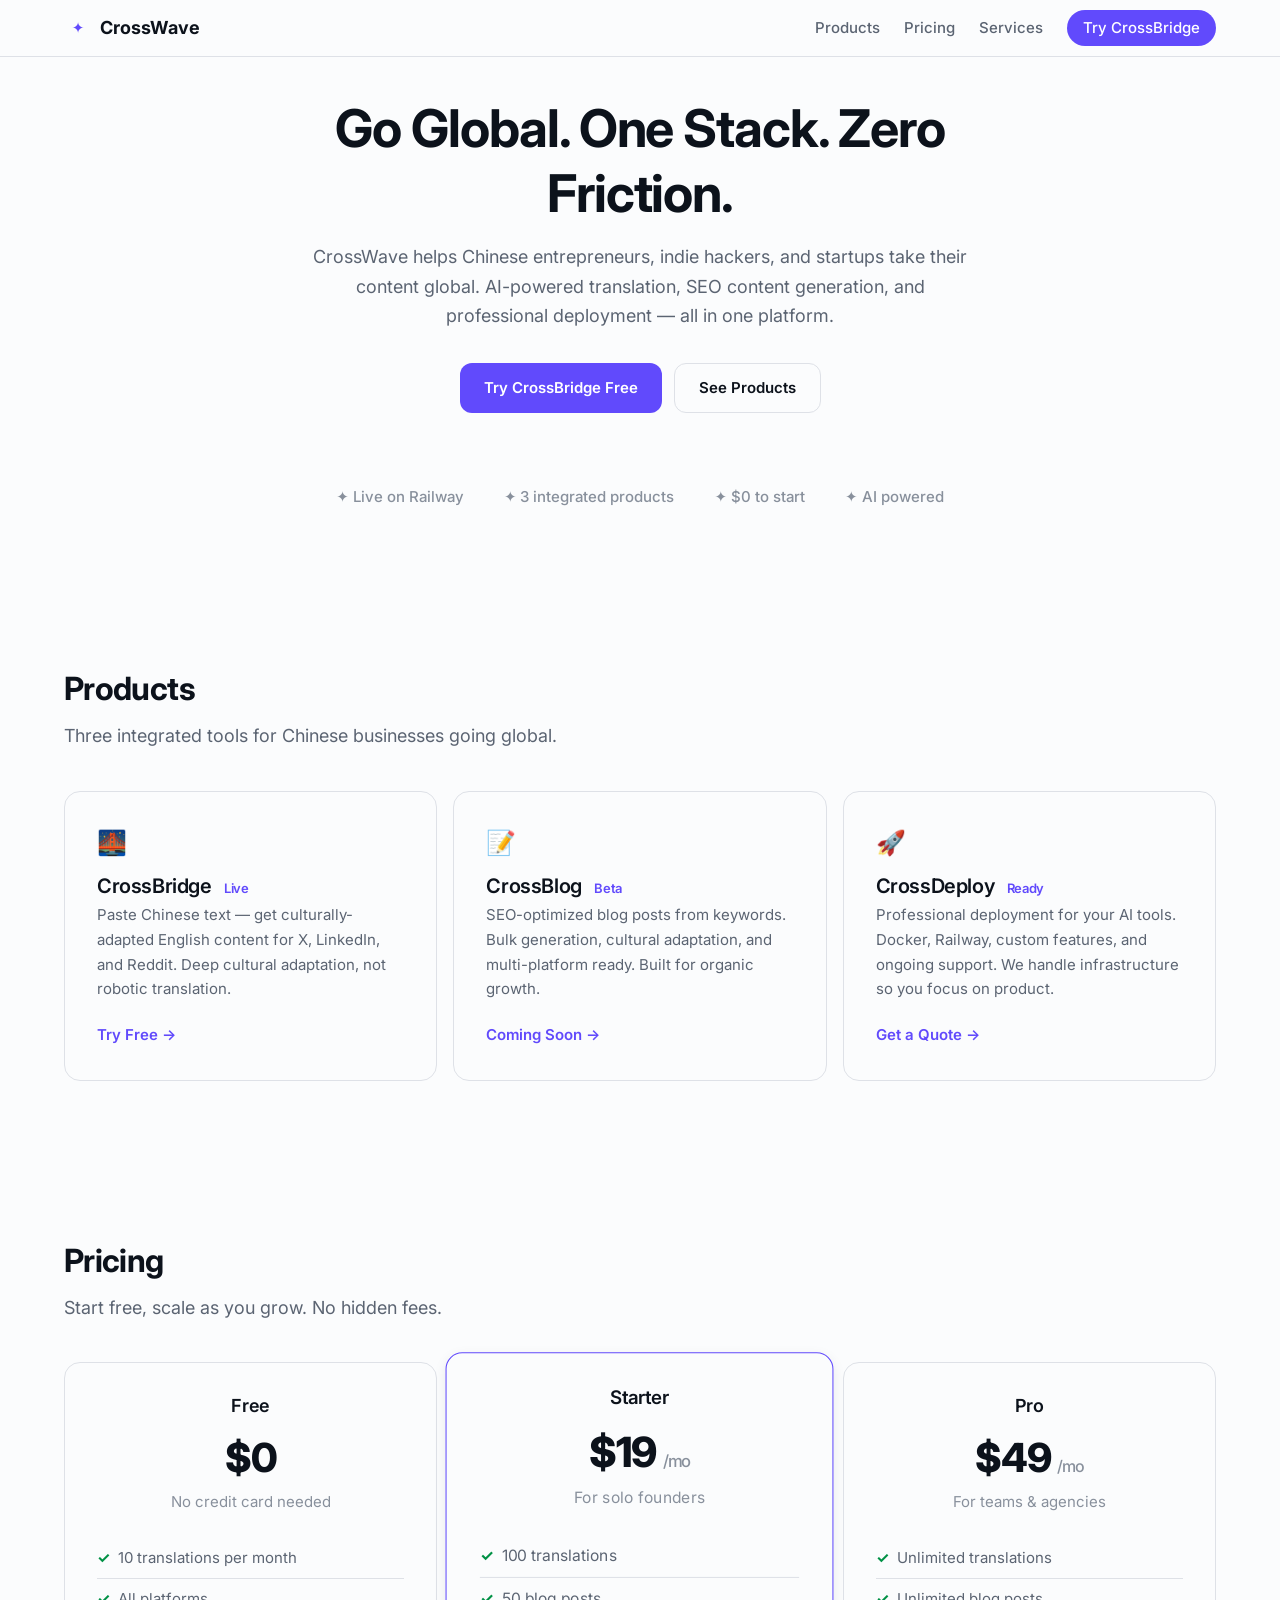
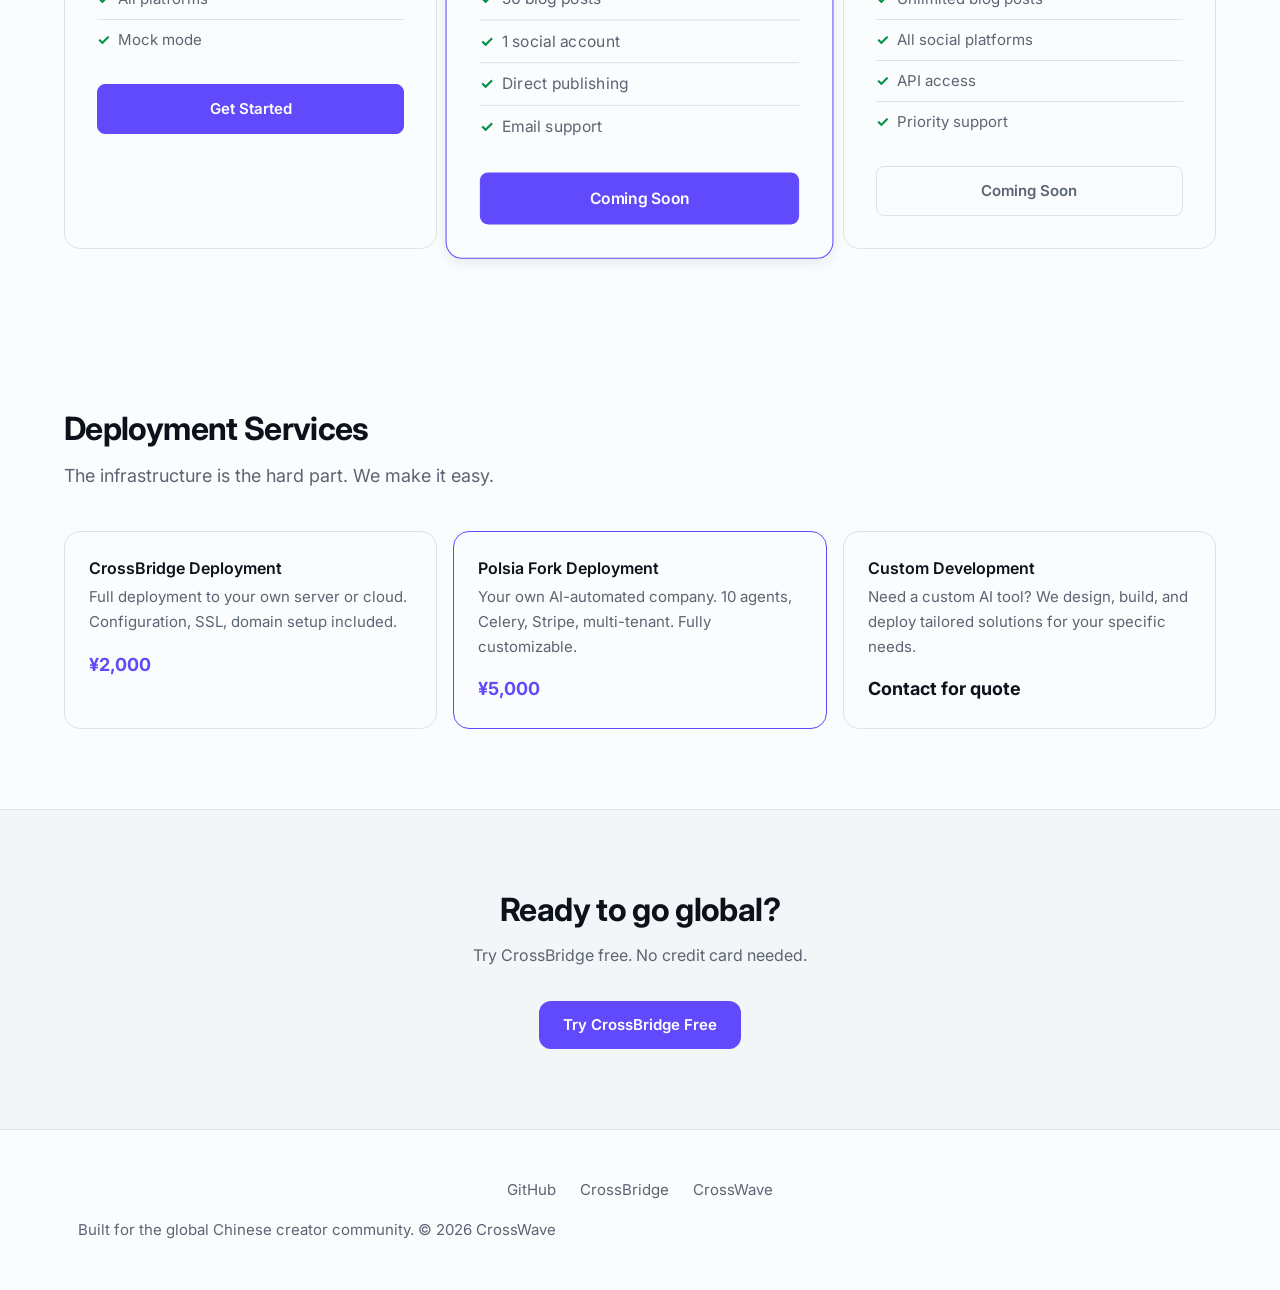
<file: app/static/crosswave/index.html>
<!DOCTYPE html>
<html lang="en">
<head>
  <meta charset="UTF-8">
  <meta name="viewport" content="width=device-width, initial-scale=1.0">
  <title>CrossWave — Go Global, One Stack</title>
  <meta name="description" content="CrossWave helps Chinese entrepreneurs go global with AI-powered content translation, SEO blog generation, and deployment services.">
  <link rel="preconnect" href="https://fonts.googleapis.com">
  <link rel="preconnect" href="https://fonts.gstatic.com" crossorigin>
  <link href="https://fonts.googleapis.com/css2?family=Inter:wght@400;500;600;700;800&display=swap" rel="stylesheet">
  <style>
    :root {
      /* OKLCH color palette — tinted cool grays */
      --bg: oklch(0.99 0.002 260);
      --surface: oklch(0.97 0.004 260);
      --surface-hover: oklch(0.94 0.006 260);
      --border: oklch(0.91 0.008 260);
      --ink: oklch(0.18 0.02 260);
      --ink-dim: oklch(0.5 0.025 260);
      --ink-muted: oklch(0.65 0.02 260);
      --accent: oklch(0.55 0.25 280);
      --accent-hover: oklch(0.5 0.25 280);
      --green: oklch(0.55 0.2 160);
      --cyan: oklch(0.5 0.18 230);
      --font: 'Inter', system-ui, sans-serif;
      --mono: 'SF Mono', 'Fira Code', monospace;
      /* 8px spacing system */
      --space-1: 4px; --space-2: 8px; --space-3: 12px; --space-4: 16px;
      --space-5: 20px; --space-6: 24px; --space-8: 32px; --space-10: 40px;
      --space-12: 48px; --space-16: 64px; --space-20: 80px; --space-24: 96px;
      /* Type scale 1.25 */
      --text-xs: 0.8125rem;
      --text-sm: 0.9375rem;
      --text-base: 1rem;
      --text-lg: 1.125rem;
      --text-xl: 1.25rem;
      --text-2xl: 1.5rem;
      --text-3xl: 2rem;
      --text-4xl: 2.5rem;
      --text-5xl: 3.25rem;
      /* Radii */
      --radius: 8px;
      --radius-lg: 12px;
      --radius-xl: 16px;
      /* Z-index */
      --z-nav: 50;
      --z-modal: 100;
      --z-toast: 200;
      /* Shadows */
      --shadow-sm: 0 1px 2px oklch(0 0 0 / 0.05);
      --shadow-md: 0 4px 12px oklch(0 0 0 / 0.08);
    }
    * { margin: 0; padding: 0; box-sizing: border-box; }
    html { scroll-behavior: smooth; }
    body {
      font-family: var(--font);
      background: var(--bg);
      color: var(--ink);
      line-height: 1.6;
      font-size: var(--text-base);
      -webkit-font-smoothing: antialiased;
    }
    h1, h2, h3 { font-weight: 700; line-height: 1.25; letter-spacing: -0.02em; }
    p { color: var(--ink-dim); line-height: 1.65; max-width: 65ch; }
    a { color: inherit; text-decoration: none; }

    .container { max-width: 1200px; margin: 0 auto; padding: 0 var(--space-6); }

    /* ── Nav ── */
    nav {
      position: fixed; top: 0; left: 0; right: 0; z-index: var(--z-nav);
      background: oklch(0.99 0.002 260 / 0.85);
      -webkit-backdrop-filter: blur(12px);
      backdrop-filter: blur(12px);
      border-bottom: 1px solid var(--border);
    }
    .nav-inner {
      max-width: 1200px; margin: 0 auto;
      display: flex; align-items: center; justify-content: space-between;
      padding: 0 var(--space-6); height: 56px;
    }
    .logo { font-weight: 700; font-size: var(--text-lg); display: flex; align-items: center; gap: var(--space-2); }
    .logo-mark {
      width: 28px; height: 28px; border-radius: var(--radius);
      display: flex; align-items: center; justify-content: center;
      color: var(--accent); font-weight: 800; font-size: var(--text-sm);
    }
    .nav-links { display: flex; align-items: center; gap: var(--space-6); }
    .nav-links a { font-size: var(--text-sm); color: var(--ink-dim); transition: color .15s; font-weight: 500; }
    .nav-links a:hover { color: var(--ink); }
    .nav-cta {
      padding: 6px 16px; border-radius: 9999px; background: var(--accent);
      color: white !important; font-weight: 600; font-size: var(--text-xs);
      transition: background .15s;
    }
    .nav-cta:hover { background: var(--accent-hover) !important; }

    /* ── Hero ── */
    .hero {
      padding: var(--space-24) var(--space-6) var(--space-12);
      max-width: 720px; margin: 0 auto; text-align: center;
    }
    .hero h1 { font-size: clamp(2rem, 5vw, 3.25rem); margin-bottom: var(--space-4); color: var(--ink); }
    .hero p { font-size: var(--text-lg); margin: 0 auto var(--space-8); color: var(--ink-dim); }
    .hero-actions { display: flex; gap: var(--space-3); justify-content: center; flex-wrap: wrap; }
    .btn {
      display: inline-flex; align-items: center; gap: var(--space-2);
      padding: var(--space-3) var(--space-6); border-radius: var(--radius-lg);
      font-weight: 600; font-size: var(--text-sm); transition: all .15s;
    }
    .btn-primary { background: var(--accent); color: white; }
    .btn-primary:hover { background: var(--accent-hover); }
    .btn-secondary { border: 1px solid var(--border); color: var(--ink); }
    .btn-secondary:hover { border-color: var(--ink); }

    /* ── Trust ── */
    .trust-bar {
      display: flex; justify-content: center; gap: var(--space-10); flex-wrap: wrap;
      padding: var(--space-8) 0; margin-top: var(--space-10);
      color: var(--ink-muted); font-size: var(--text-sm); font-weight: 500;
    }

    /* ── Section ── */
    .section { padding: var(--space-20) var(--space-6); }
    .section-title { font-size: var(--text-3xl); margin-bottom: var(--space-3); }
    .section-subtitle { font-size: var(--text-lg); margin-bottom: var(--space-10); max-width: 600px; }

    /* ── Products ── */
    .products { display: grid; grid-template-columns: repeat(3, 1fr); gap: var(--space-4); }
    .product {
      padding: var(--space-8); border-radius: var(--radius-xl);
      border: 1px solid var(--border); transition: border-color .2s;
    }
    .product:hover { border-color: var(--accent); }
    .product-icon { font-size: 1.5rem; margin-bottom: var(--space-3); }
    .product h3 { font-size: var(--text-xl); font-weight: 600; margin-bottom: var(--space-1); }
    .product h3 .tag { font-size: var(--text-xs); font-weight: 600; color: var(--accent); margin-left: var(--space-2); }
    .product p { font-size: var(--text-sm); color: var(--ink-dim); line-height: 1.65; }
    .product .actions { margin-top: var(--space-5); }
    .product .actions a { font-size: var(--text-sm); font-weight: 600; color: var(--accent); }

    /* ── Pricing ── */
    .pricing-grid { display: grid; grid-template-columns: repeat(3, 1fr); gap: var(--space-4); }
    .pricing-card {
      padding: var(--space-8); border-radius: var(--radius-xl);
      border: 1px solid var(--border); text-align: center; position: relative;
    }
    .pricing-card.featured {
      border-color: var(--accent);
      box-shadow: var(--shadow-md);
      transform: scale(1.04);
    }
    .pricing-card h3 { font-size: var(--text-lg); font-weight: 600; margin-bottom: var(--space-2); }
    .price { font-size: var(--text-4xl); font-weight: 800; letter-spacing: -0.03em; }
    .price span { font-size: var(--text-base); font-weight: 500; color: var(--ink-muted); }
    .period { font-size: var(--text-sm); color: var(--ink-muted); margin-bottom: var(--space-6); }
    .pricing-card ul { list-style: none; text-align: left; }
    .pricing-card ul li { padding: var(--space-2) 0; font-size: var(--text-sm); color: var(--ink-dim); display: flex; align-items: center; gap: var(--space-2); border-bottom: 1px solid var(--border); }
    .pricing-card ul li:last-child { border-bottom: none; }
    .pricing-card ul li::before { content: '\2713'; color: var(--green); font-weight: 700; }
    .pricing-cta { display: block; padding: var(--space-3); border-radius: var(--radius); font-size: var(--text-sm); font-weight: 600; border: 1px solid var(--border); color: var(--ink-dim); transition: border-color .15s; margin-top: var(--space-6); text-align: center; }
    .pricing-cta:hover { border-color: var(--accent); }
    .pricing-cta.primary { background: var(--accent); color: white; border-color: var(--accent); }
    .pricing-cta.primary:hover { background: var(--accent-hover); }

    /* ── Services ── */
    .services-grid { display: grid; grid-template-columns: repeat(3, 1fr); gap: var(--space-4); }
    .service-card { padding: var(--space-6); border-radius: var(--radius-xl); border: 1px solid var(--border); }
    .service-card h4 { font-weight: 600; font-size: var(--text-base); margin-bottom: var(--space-1); }
    .service-card p { font-size: var(--text-sm); }
    .service-price { margin-top: var(--space-4); font-weight: 700; font-size: var(--text-lg); color: var(--accent); }

    /* ── CTA ── */
    .cta-section {
      text-align: center; padding: var(--space-20) var(--space-6);
      background: var(--surface);
      border-top: 1px solid var(--border); border-bottom: 1px solid var(--border);
    }
    .cta-section h2 { font-size: var(--text-3xl); margin-bottom: var(--space-3); }
    .cta-section p { margin: 0 auto var(--space-8); }

    /* ── Footer ── */
    footer { text-align: center; padding: var(--space-12) var(--space-6); color: var(--ink-muted); font-size: var(--text-sm); }
    footer .links { display: flex; justify-content: center; gap: var(--space-6); margin-bottom: var(--space-4); }
    footer .links a { color: var(--ink-dim); transition: color .15s; }
    footer .links a:hover { color: var(--ink); }

    /* ── Responsive ── */
    @media (max-width: 768px) {
      .products, .pricing-grid, .services-grid { grid-template-columns: 1fr; }
      .pricing-card.featured { transform: none; }
      .section-title { font-size: var(--text-2xl); }
      .hero h1 { font-size: 2rem; }
    }
  </style>
</head>
<body>
  <nav>
    <div class="nav-inner">
      <div class="logo"><span class="logo-mark">✦</span> CrossWave</div>
      <div class="nav-links">
        <a href="#products">Products</a>
        <a href="#pricing">Pricing</a>
        <a href="#services">Services</a>
        <a href="https://ai-content-bridge-production.up.railway.app" class="nav-cta">Try CrossBridge</a>
      </div>
    </div>
  </nav>

  <main>
    <section class="hero">
      <h1>Go Global. One Stack. Zero Friction.</h1>
      <p>CrossWave helps Chinese entrepreneurs, indie hackers, and startups take their content global. AI-powered translation, SEO content generation, and professional deployment — all in one platform.</p>
      <div class="hero-actions">
        <a href="https://ai-content-bridge-production.up.railway.app" class="btn btn-primary">Try CrossBridge Free</a>
        <a href="#products" class="btn btn-secondary">See Products</a>
      </div>
      <div class="trust-bar">
        <span>✦ Live on Railway</span>
        <span>✦ 3 integrated products</span>
        <span>✦ $0 to start</span>
        <span>✦ AI powered</span>
      </div>
    </section>

    <section class="section container" id="products">
      <h2 class="section-title">Products</h2>
      <p class="section-subtitle">Three integrated tools for Chinese businesses going global.</p>
      <div class="products">
        <div class="product">
          <div class="product-icon">🌉</div>
          <h3>CrossBridge <span class="tag">Live</span></h3>
          <p>Paste Chinese text — get culturally-adapted English content for X, LinkedIn, and Reddit. Deep cultural adaptation, not robotic translation.</p>
          <div class="actions"><a href="https://ai-content-bridge-production.up.railway.app">Try Free →</a></div>
        </div>
        <div class="product">
          <div class="product-icon">📝</div>
          <h3>CrossBlog <span class="tag">Beta</span></h3>
          <p>SEO-optimized blog posts from keywords. Bulk generation, cultural adaptation, and multi-platform ready. Built for organic growth.</p>
          <div class="actions"><a href="#pricing">Coming Soon →</a></div>
        </div>
        <div class="product">
          <div class="product-icon">🚀</div>
          <h3>CrossDeploy <span class="tag">Ready</span></h3>
          <p>Professional deployment for your AI tools. Docker, Railway, custom features, and ongoing support. We handle infrastructure so you focus on product.</p>
          <div class="actions"><a href="#services">Get a Quote →</a></div>
        </div>
      </div>
    </section>

    <section class="section container" id="pricing">
      <h2 class="section-title">Pricing</h2>
      <p class="section-subtitle">Start free, scale as you grow. No hidden fees.</p>
      <div class="pricing-grid">
        <div class="pricing-card">
          <h3>Free</h3>
          <div class="price">$0</div>
          <div class="period">No credit card needed</div>
          <ul>
            <li>10 translations per month</li>
            <li>All platforms</li>
            <li>Mock mode</li>
          </ul>
          <a href="https://ai-content-bridge-production.up.railway.app" class="pricing-cta primary">Get Started</a>
        </div>
        <div class="pricing-card featured">
          <h3>Starter</h3>
          <div class="price">$19 <span>/mo</span></div>
          <div class="period">For solo founders</div>
          <ul>
            <li>100 translations</li>
            <li>50 blog posts</li>
            <li>1 social account</li>
            <li>Direct publishing</li>
            <li>Email support</li>
          </ul>
          <a href="https://ai-content-bridge-production.up.railway.app/pricing" class="pricing-cta primary">Coming Soon</a>
        </div>
        <div class="pricing-card">
          <h3>Pro</h3>
          <div class="price">$49 <span>/mo</span></div>
          <div class="period">For teams &amp; agencies</div>
          <ul>
            <li>Unlimited translations</li>
            <li>Unlimited blog posts</li>
            <li>All social platforms</li>
            <li>API access</li>
            <li>Priority support</li>
          </ul>
          <a href="https://ai-content-bridge-production.up.railway.app/pricing" class="pricing-cta">Coming Soon</a>
        </div>
      </div>
    </section>

    <section class="section container" id="services">
      <h2 class="section-title">Deployment Services</h2>
      <p class="section-subtitle">The infrastructure is the hard part. We make it easy.</p>
      <div class="services-grid">
        <div class="service-card">
          <h4>CrossBridge Deployment</h4>
          <p>Full deployment to your own server or cloud. Configuration, SSL, domain setup included.</p>
          <div class="service-price">¥2,000</div>
        </div>
        <div class="service-card" style="border-color:var(--accent)">
          <h4>Polsia Fork Deployment</h4>
          <p>Your own AI-automated company. 10 agents, Celery, Stripe, multi-tenant. Fully customizable.</p>
          <div class="service-price">¥5,000</div>
        </div>
        <div class="service-card">
          <h4>Custom Development</h4>
          <p>Need a custom AI tool? We design, build, and deploy tailored solutions for your specific needs.</p>
          <div class="service-price" style="color:var(--ink)">Contact for quote</div>
        </div>
      </div>
    </section>

    <section class="cta-section">
      <h2>Ready to go global?</h2>
      <p>Try CrossBridge free. No credit card needed.</p>
      <a href="https://ai-content-bridge-production.up.railway.app" class="btn btn-primary">Try CrossBridge Free</a>
    </section>
  </main>

  <footer>
    <div class="links">
      <a href="https://github.com/guish7423">GitHub</a>
      <a href="https://ai-content-bridge-production.up.railway.app">CrossBridge</a>
      <a href="https://github.com/guish7423/crosswave">CrossWave</a>
    </div>
    <p>Built for the global Chinese creator community. © 2026 CrossWave</p>
  </footer>
</body>
</html>
</file>
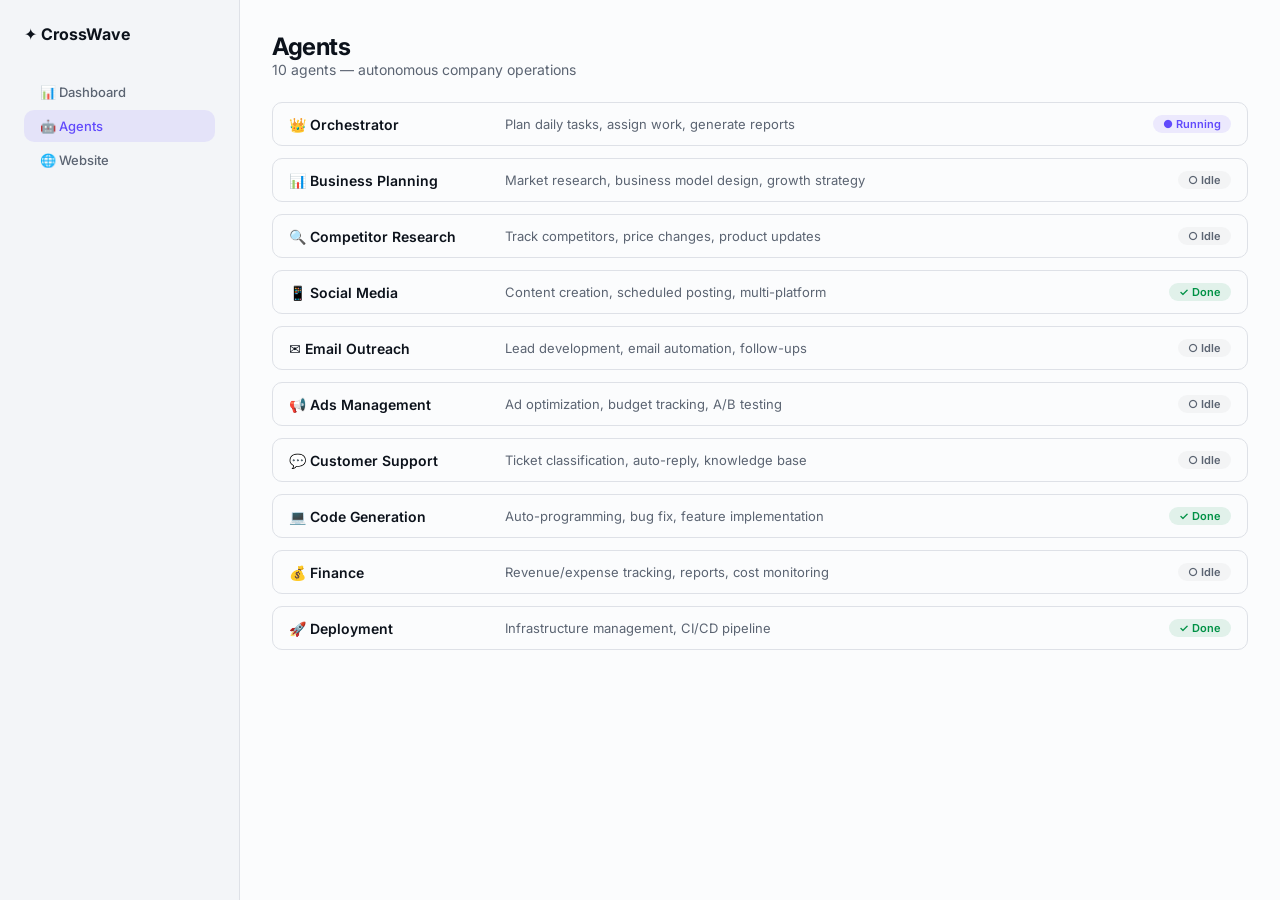
<file: app/static/crosswave/agents.html>
<!DOCTYPE html>
<html lang="en">
<head>
  <meta charset="UTF-8">
  <meta name="viewport" content="width=device-width, initial-scale=1.0">
  <title>Agents — CrossWave</title>
  <link href="https://fonts.googleapis.com/css2?family=Inter:wght@400;500;600;700;800&display=swap" rel="stylesheet">
  <style>
    :root { --bg: oklch(0.99 0.002 260); --surface: oklch(0.97 0.004 260); --border: oklch(0.91 0.008 260); --ink: oklch(0.18 0.02 260); --ink-dim: oklch(0.5 0.025 260); --accent: oklch(0.55 0.25 280); --green: oklch(0.55 0.2 160); --font: 'Inter', system-ui, sans-serif; --radius: 10px; }
    * { margin: 0; padding: 0; box-sizing: border-box; }
    body { font-family: var(--font); background: var(--bg); color: var(--ink); font-size: 14px; }
    .app { display: flex; min-height: 100vh; }
    .sidebar { width: 240px; background: var(--surface); border-right: 1px solid var(--border); padding: 24px; }
    .sidebar .logo { font-weight: 700; font-size: 16px; margin-bottom: 32px; }
    .nav-item { display: flex; align-items: center; gap: 8px; padding: 8px 16px; border-radius: var(--radius); color: var(--ink-dim); font-weight: 500; text-decoration: none; font-size: 13px; margin-bottom: 2px; }
    .nav-item:hover, .nav-item.active { background: oklch(0.55 0.25 280 / 0.1); color: var(--accent); }
    .main { flex: 1; padding: 32px; max-width: 1200px; }
    h1 { font-size: 24px; font-weight: 700; letter-spacing: -0.02em; }
    .agent-detail { display: grid; gap: 12px; margin-top: 24px; }
    .agent-row { display: grid; grid-template-columns: 200px 1fr auto; gap: 16px; padding: 12px 16px; border: 1px solid var(--border); border-radius: var(--radius); align-items: center; }
    .agent-row .name { font-weight: 600; }
    .agent-row .desc { font-size: 13px; color: var(--ink-dim); }
    .agent-row .badge { padding: 2px 10px; border-radius: 9999px; font-size: 11px; font-weight: 600; }
    .badge-running { background: oklch(0.55 0.25 280 / 0.1); color: var(--accent); }
    .badge-idle { background: oklch(0.5 0 0 / 0.05); color: var(--ink-dim); }
    .badge-done { background: oklch(0.55 0.2 160 / 0.1); color: var(--green); }
  </style>
</head>
<body>
  <div class="app">
    <aside class="sidebar">
      <div class="logo">✦ CrossWave</div>
      <a href="/dashboard" class="nav-item">📊 Dashboard</a>
      <a href="/agents" class="nav-item active">🤖 Agents</a>
      <a href="/" class="nav-item">🌐 Website</a>
    </aside>
    <main class="main">
      <h1>Agents</h1>
      <p style="color:var(--ink-dim);margin-bottom:24px">10 agents — autonomous company operations</p>
      <div class="agent-detail">
        <div class="agent-row"><span class="name">👑 Orchestrator</span><span class="desc">Plan daily tasks, assign work, generate reports</span><span class="badge badge-running">● Running</span></div>
        <div class="agent-row"><span class="name">📊 Business Planning</span><span class="desc">Market research, business model design, growth strategy</span><span class="badge badge-idle">○ Idle</span></div>
        <div class="agent-row"><span class="name">🔍 Competitor Research</span><span class="desc">Track competitors, price changes, product updates</span><span class="badge badge-idle">○ Idle</span></div>
        <div class="agent-row"><span class="name">📱 Social Media</span><span class="desc">Content creation, scheduled posting, multi-platform</span><span class="badge badge-done">✓ Done</span></div>
        <div class="agent-row"><span class="name">✉️ Email Outreach</span><span class="desc">Lead development, email automation, follow-ups</span><span class="badge badge-idle">○ Idle</span></div>
        <div class="agent-row"><span class="name">📢 Ads Management</span><span class="desc">Ad optimization, budget tracking, A/B testing</span><span class="badge badge-idle">○ Idle</span></div>
        <div class="agent-row"><span class="name">💬 Customer Support</span><span class="desc">Ticket classification, auto-reply, knowledge base</span><span class="badge badge-idle">○ Idle</span></div>
        <div class="agent-row"><span class="name">💻 Code Generation</span><span class="desc">Auto-programming, bug fix, feature implementation</span><span class="badge badge-done">✓ Done</span></div>
        <div class="agent-row"><span class="name">💰 Finance</span><span class="desc">Revenue/expense tracking, reports, cost monitoring</span><span class="badge badge-idle">○ Idle</span></div>
        <div class="agent-row"><span class="name">🚀 Deployment</span><span class="desc">Infrastructure management, CI/CD pipeline</span><span class="badge badge-done">✓ Done</span></div>
      </div>
    </main>
  </div>
</body>
</html>
</file>
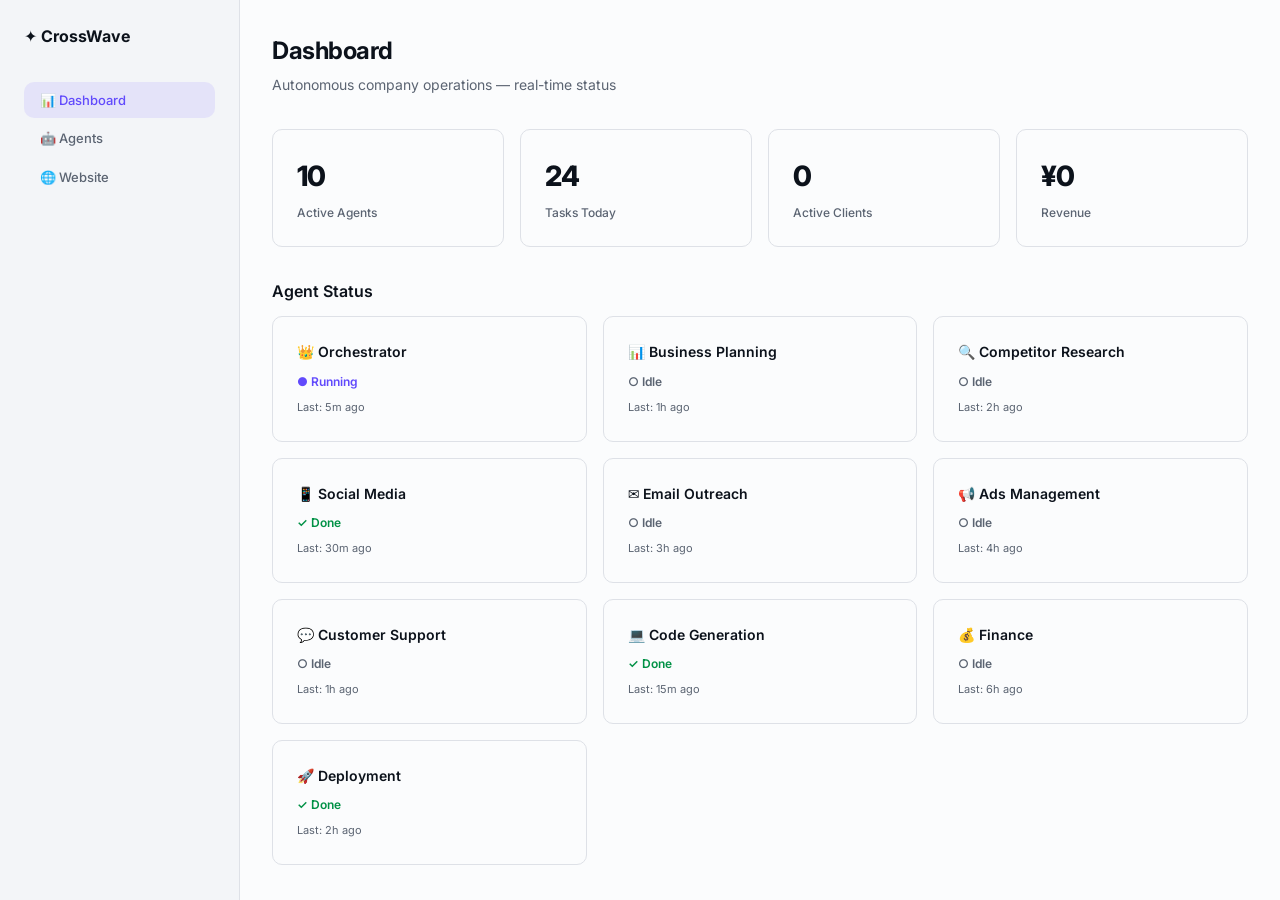
<file: app/static/crosswave/dashboard.html>
<!DOCTYPE html>
<html lang="en">
<head>
  <meta charset="UTF-8">
  <meta name="viewport" content="width=device-width, initial-scale=1.0">
  <title>CrossWave — Management Platform</title>
  <link rel="preconnect" href="https://fonts.googleapis.com">
  <link href="https://fonts.googleapis.com/css2?family=Inter:wght@400;500;600;700;800&display=swap" rel="stylesheet">
  <style>
    :root {
      --bg: oklch(0.99 0.002 260);
      --surface: oklch(0.97 0.004 260);
      --border: oklch(0.91 0.008 260);
      --ink: oklch(0.18 0.02 260);
      --ink-dim: oklch(0.5 0.025 260);
      --accent: oklch(0.55 0.25 280);
      --green: oklch(0.55 0.2 160);
      --font: 'Inter', system-ui, sans-serif;
      --radius: 10px;
      --space: 8px;
    }
    * { margin: 0; padding: 0; box-sizing: border-box; }
    body { font-family: var(--font); background: var(--bg); color: var(--ink); line-height: 1.6; font-size: 14px; }
    .app { display: flex; min-height: 100vh; }
    
    /* Sidebar */
    .sidebar { width: 240px; background: var(--surface); border-right: 1px solid var(--border); padding: calc(var(--space) * 3); }
    .sidebar .logo { font-weight: 700; font-size: 16px; margin-bottom: calc(var(--space) * 4); }
    .nav-item { display: flex; align-items: center; gap: var(--space); padding: var(--space) calc(var(--space) * 2); border-radius: var(--radius); color: var(--ink-dim); font-weight: 500; margin-bottom: 2px; text-decoration: none; font-size: 13px; }
    .nav-item:hover, .nav-item.active { background: oklch(0.55 0.25 280 / 0.1); color: var(--accent); }
    
    /* Main */
    .main { flex: 1; padding: calc(var(--space) * 4); max-width: 1200px; }
    h1 { font-size: 24px; font-weight: 700; margin-bottom: 4px; letter-spacing: -0.02em; }
    .subtitle { color: var(--ink-dim); margin-bottom: calc(var(--space) * 4); font-size: 14px; }
    
    /* Stats grid */
    .stats { display: grid; grid-template-columns: repeat(4, 1fr); gap: calc(var(--space) * 2); margin-bottom: calc(var(--space) * 4); }
    .stat-card { padding: calc(var(--space) * 3); border-radius: var(--radius); border: 1px solid var(--border); }
    .stat-card .num { font-size: 28px; font-weight: 800; letter-spacing: -0.03em; }
    .stat-card .label { font-size: 12px; color: var(--ink-dim); margin-top: 4px; font-weight: 500; }
    
    /* Agent grid */
    .agent-grid { display: grid; grid-template-columns: repeat(3, 1fr); gap: calc(var(--space) * 2); }
    .agent-card { padding: calc(var(--space) * 3); border-radius: var(--radius); border: 1px solid var(--border); display: flex; flex-direction: column; gap: calc(var(--space)); }
    .agent-card .name { font-weight: 600; font-size: 14px; }
    .agent-card .status { font-size: 12px; font-weight: 600; }
    .status-idle { color: var(--ink-dim); }
    .status-running { color: var(--accent); }
    .status-done { color: var(--green); }
    .agent-card .time { font-size: 11px; color: var(--ink-dim); }
    
    @media (max-width: 768px) { .stats { grid-template-columns: repeat(2, 1fr); } .agent-grid { grid-template-columns: 1fr; } .sidebar { display: none; } }
  </style>
</head>
<body>
  <div class="app">
    <aside class="sidebar">
      <div class="logo">✦ CrossWave</div>
      <a href="/dashboard" class="nav-item active">📊 Dashboard</a>
      <a href="/agents" class="nav-item">🤖 Agents</a>
      <a href="/" class="nav-item">🌐 Website</a>
    </aside>
    <main class="main">
      <h1>Dashboard</h1>
      <p class="subtitle">Autonomous company operations — real-time status</p>
      <div class="stats">
        <div class="stat-card"><div class="num">10</div><div class="label">Active Agents</div></div>
        <div class="stat-card"><div class="num">24</div><div class="label">Tasks Today</div></div>
        <div class="stat-card"><div class="num">0</div><div class="label">Active Clients</div></div>
        <div class="stat-card"><div class="num">¥0</div><div class="label">Revenue</div></div>
      </div>
      <h2 style="font-size:16px;margin-bottom:12px;font-weight:600">Agent Status</h2>
      <div class="agent-grid">
        <div class="agent-card"><span class="name">👑 Orchestrator</span><span class="status status-running">● Running</span><span class="time">Last: 5m ago</span></div>
        <div class="agent-card"><span class="name">📊 Business Planning</span><span class="status status-idle">○ Idle</span><span class="time">Last: 1h ago</span></div>
        <div class="agent-card"><span class="name">🔍 Competitor Research</span><span class="status status-idle">○ Idle</span><span class="time">Last: 2h ago</span></div>
        <div class="agent-card"><span class="name">📱 Social Media</span><span class="status status-done">✓ Done</span><span class="time">Last: 30m ago</span></div>
        <div class="agent-card"><span class="name">✉️ Email Outreach</span><span class="status status-idle">○ Idle</span><span class="time">Last: 3h ago</span></div>
        <div class="agent-card"><span class="name">📢 Ads Management</span><span class="status status-idle">○ Idle</span><span class="time">Last: 4h ago</span></div>
        <div class="agent-card"><span class="name">💬 Customer Support</span><span class="status status-idle">○ Idle</span><span class="time">Last: 1h ago</span></div>
        <div class="agent-card"><span class="name">💻 Code Generation</span><span class="status status-done">✓ Done</span><span class="time">Last: 15m ago</span></div>
        <div class="agent-card"><span class="name">💰 Finance</span><span class="status status-idle">○ Idle</span><span class="time">Last: 6h ago</span></div>
        <div class="agent-card"><span class="name">🚀 Deployment</span><span class="status status-done">✓ Done</span><span class="time">Last: 2h ago</span></div>
      </div>
    </main>
  </div>
</body>
</html>
</file>
